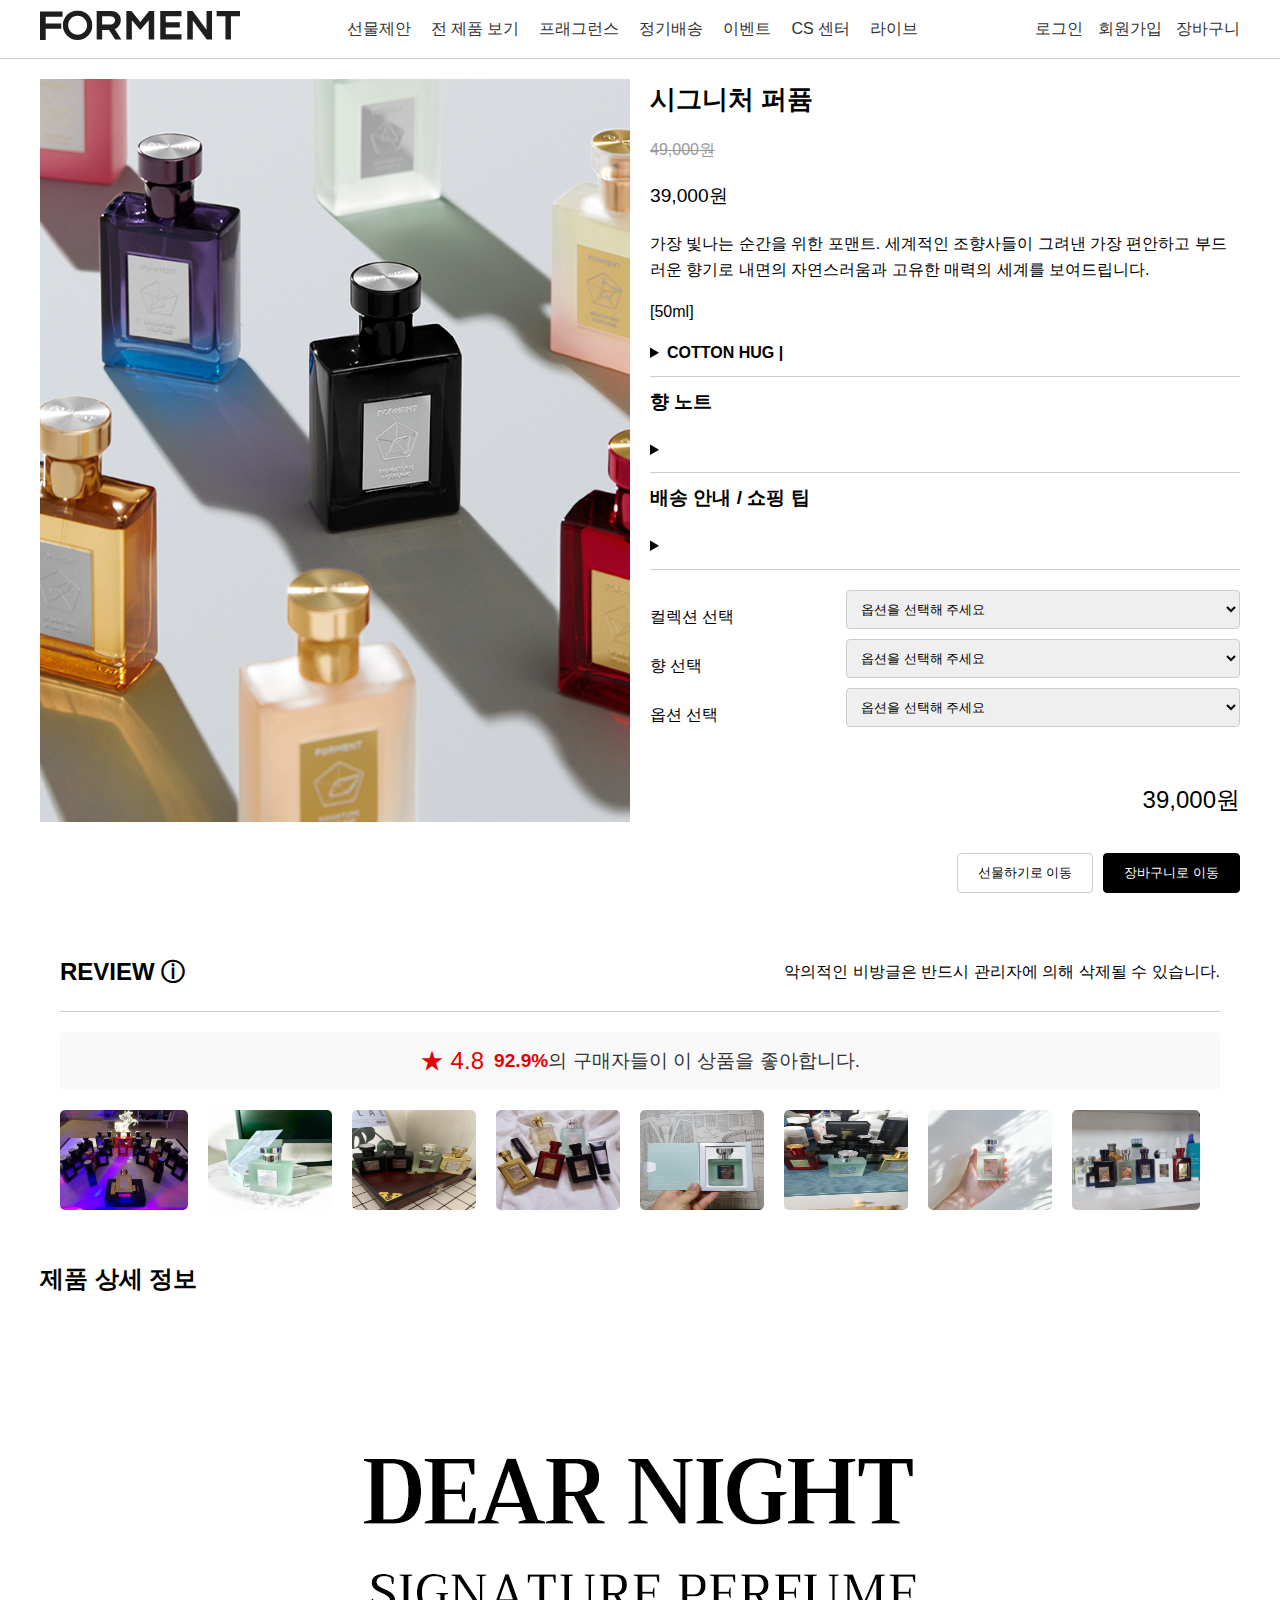
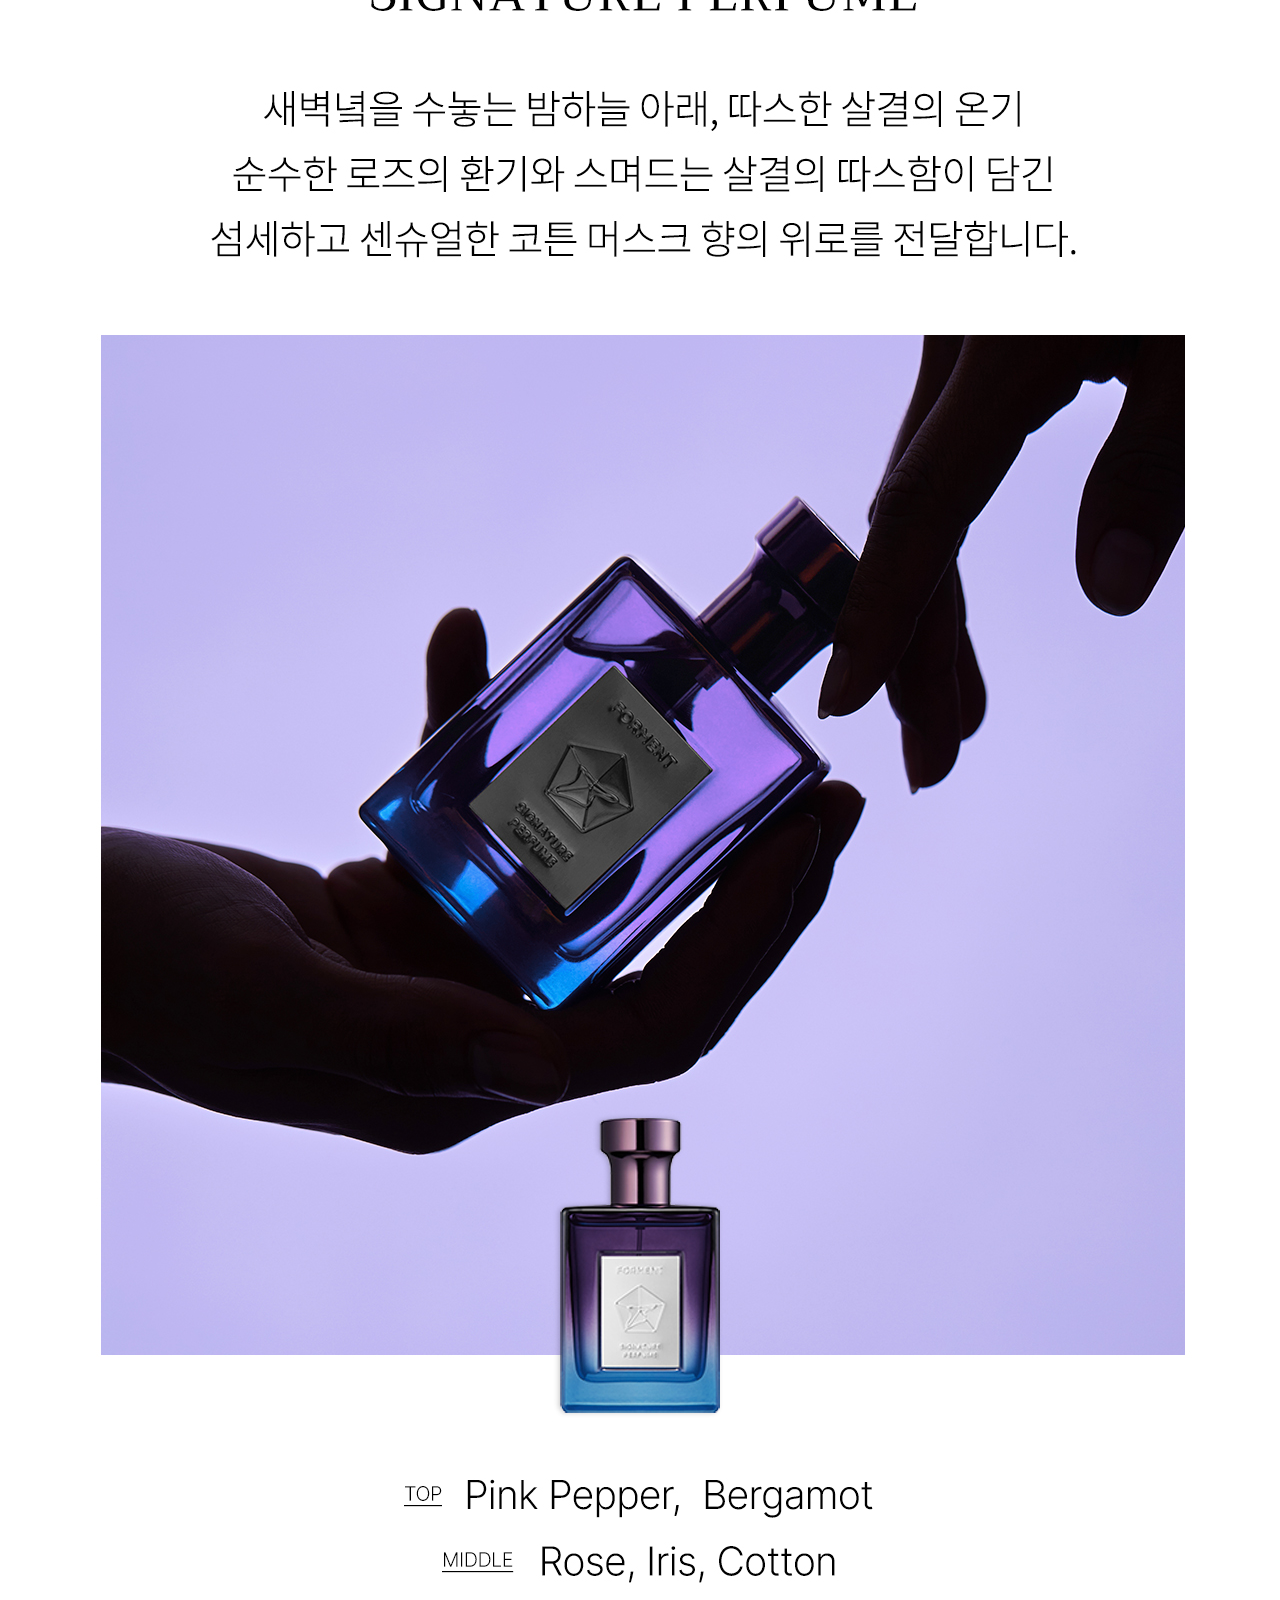
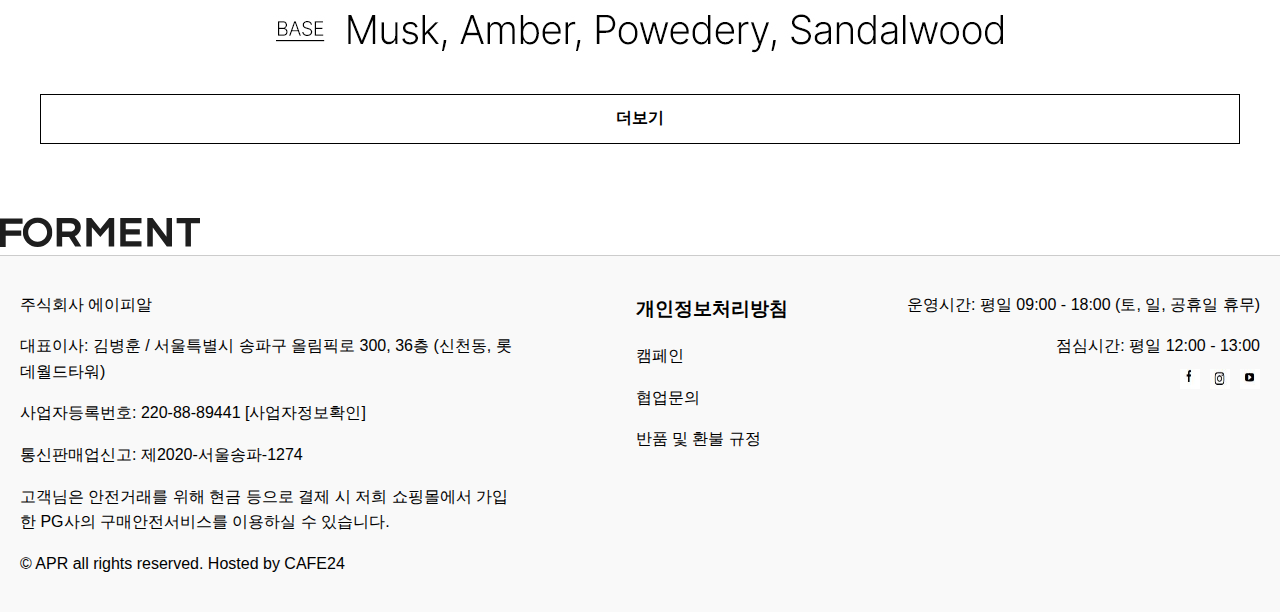
<file: index.html>
<!DOCTYPE html>
<html lang="ko">

<head>
    <meta charset="UTF-8">
    <meta name="viewport" content="width=device-width, initial-scale=1.0">
    <title>Forment</title>
    <script src="https://code.jquery.com/jquery-3.6.0.min.js"></script>
    <link rel="stylesheet" href="styles.css">
</head>

<body>
    <header>
        <nav>
            <div class="logo">
                <img src="logo_forment.svg" alt="Forment 로고">
            </div>
            <ul class="nav-links">
                <li><a href="#">선물제안</a></li>
                <li><a href="#">전 제품 보기</a></li>
                <li><a href="#">프래그런스</a></li>
                <li><a href="#">정기배송</a></li>
                <li><a href="#">이벤트</a></li>
                <li><a href="#">CS 센터</a></li>
                <li><a href="#">라이브</a></li>
            </ul>
            <div class="user-options">
                <a href="#">로그인</a>
                <a href="#">회원가입</a>
                <a href="#">장바구니</a>
            </div>
        </nav>
    </header>
    <main>
        <section class="product-display">
            <div class="product-image">
                <img src="main1.png" alt="Forment Perfumes">
            </div>
            <div class="product-details">
                <h1>시그니처 퍼퓸</h1>
                <p class="original-price">49,000원</p>
                <p class="discounted-price">39,000원</p>
                <p>가장 빛나는 순간을 위한 포맨트. 세계적인 조향사들이 그려낸 가장 편안하고 부드러운 향기로 내면의 자연스러움과 고유한 매력의 세계를 보여드립니다.</p>
                <p>[50ml]</p>
                <details>
                    <summary><b>COTTON HUG | </b></summary>
                        <br>끌어안고 싶은 포근함, 공기 중에 퍼지는 뮤게의 깨끗함과 머스크의 부드러움.
                        <br>COTTON KISS |
                        <br>키스를 부르는 섹시함, 은은한 포근함 속 우디와 머스크의 조화.
                        <br>COTTON SUCCESS |
                        <br>새로운 시대를 여는 성공, 생자몽의 상쾌함과 코튼머스크의 부드러움.
                        <br>COTTON MEMORY |
                        <br>코랄 빛으로 물드는 설렘의 기억, 플로럴무드 속 살결같은 파우더리 향.
                        <br>COTTON BREEZE |
                        <br>향기가 실린 바람과 우연의 시작, 그늘 밑 불어오는 산들바람의 향.
                        <br>COTTON DEAR NIGHT |
                        <br>온기가 주는 포근한 위로, 핑크페퍼와 로즈의 환기가 담긴 센슈얼한 머스크 향.
                        <br>COTTON DELIGHT BOUQUET |
                        <br>생기 가득한 꽃내음이 주는 환희, 로즈와 프리지아 꽃잎이 내뿜는 향기.
                        <br>VELVET HUG |
                        <br>무의식 속 이끌린 시선에 남겨진 향, 이윽고 부드럽게 스며든 심장소리.
                        <br>COTTON BATH |
                        <br>방해할 수 없는 원초적인 공간에서 내뿜는 기분 좋은 순수함.
                        <br>COTTON 366H |
                        <br>존재하지 않는 날의 판타지
                        <br>SANTAL RAIN |
                        <br>젖은 대지 위 깊은 나무 내음의 역동적인 고요함.
                        <br>FIG NOIR |
                        <br>탐스럽게 익은 무화과 열매의 달콤함.
                        <br>BASIL TERRACE |
                        <br>싱그러운 유자 열매와 생기 넘치는 바질 잎이 주는 경쾌함.
                    </p>
                </details>
                <hr>
                <p class="section-header">향 노트</p>
                <details><summary></summary><p>상세페이지 참고</p></details>
                <hr>
                <p class="section-header">배송 안내 / 쇼핑 팁</p>
                <details><summary></summary>
                <p>배송비: 3000원 (50,000원 이상 구매 시 무료)</p>
                <p>평일 16시 이전 결제 완료시 당일출고</P>
                <p>(주문량 폭주시 출고가 지연될 수 있습니다.)</p></details>
                <hr>
                <form>
                    <div class="form-row">
                    <label for="collection">컬렉션 선택</label>
                            <select id="collection" name="collection">
                                <option value="1">옵션을 선택해 주세요</option>
                                <option value="2">코튼컬렉션</option>
                                <option value="3">내추럴컬렉션</option>
                                <option value="4">레이어링 추천</option>
                            </select>
                        </div>
                        <div class="form-row">
                            <label for="scent">향 선택</label>
                            <select id="scent" name="scent">
                                <option value="1">옵션을 선택해 주세요</option>
                                <option value="2">바질테라스</option>
                                <option value="3">피그누아</option>
                                <option value="4">상탈레인</option>
                            </select>
                        </div>
                        <div class="form-row">
                            <label for="options">옵션 선택</label>
                            <select id="options" name="options">
                                <option value="1">옵션을 선택해 주세요</option>
                                <option value="2">선물포장</option>
                                <option value="3">선택안함</option>
                            </select>
                        </div>
                    </form>
                    <div class="price-info">
                        <p class="total-price">39,000원 </p>
                </div>
                <div class="action-buttons">
                    <button type="button" class="gift-button">선물하기로 이동</button>
                    <button type="button" class="cart-button">장바구니로 이동</button>
                </div>
            </div>
        </section>

        <!-- 리뷰 섹션 추가 -->
        <section class="review-section">
            <div class="review-header">
                <h2>REVIEW <span class="info-icon">ⓘ</span></h2>
                <p>악의적인 비방글은 반드시 관리자에 의해 삭제될 수 있습니다.</p>
            </div>
            <div class="review-summary">
                <span class="review-score">★ 4.8</span>
                <span class="review-percentage"><span class="highlight">92.9%</span>의 구매자들이 이 상품을 좋아합니다.</span>
            </div>
            <div class="review-images">
                <img src="reviwe1.jpg" alt="리뷰 이미지 1" class="reviweimage-box">
                <img src="reviwe2.jpg" alt="리뷰 이미지 2" class="reviweimage-box">
                <img src="reviwe3.jpg" alt="리뷰 이미지 3" class="reviweimage-box">
                <img src="reviwe4.jpg" alt="리뷰 이미지 4" class="reviweimage-box">
                <img src="reviwe5.jpg" alt="리뷰 이미지 5" class="reviweimage-box">
                <img src="reviwe6.jpg" alt="리뷰 이미지 6" class="reviweimage-box">
                <img src="reviwe7.jpg" alt="리뷰 이미지 7" class="reviweimage-box">
                <img src="reviwe8.jpg" alt="리뷰 이미지 8" class="reviweimage-box">
        </section>

        <!-- 상세페이지 섹션 추가 -->
        <section class="detail-section">
            <div class="detail-header">
                <h2>제품 상세 정보</h2>
                <img src="detail1.jpg" alt="상세페이지1" class="detail-image">
                <button class="see-button">더보기</button>
                <button class="hide-button">가리기</button>
                <img src="detail2.jpg" alt="상세페이지2" class="detail-image">
                <img src="detail3.jpg" alt="상세페이지3" class="detail-image">
            </div>
        </section>
    </main>

    <!-- 풋터 추가 -->
    <footer>
        <div class="logo">
            <img src="logo_forment.svg" alt="Forment 로고">
            <div class="footer-content">
                <div class="footer-left">
                    <p>주식회사 에이피알</p>
                    <p>대표이사: 김병훈 / 서울특별시 송파구 올림픽로 300, 36층 (신천동, 롯데월드타워)</p>
                    <p>사업자등록번호: 220-88-89441 [사업자정보확인]</p>
                    <p>통신판매업신고: 제2020-서울송파-1274</p>
                    <p>고객님은 안전거래를 위해 현금 등으로 결제 시 저희 쇼핑몰에서 가입한 PG사의 구매안전서비스를 이용하실 수 있습니다.</p>
                    <p>© APR all rights reserved. Hosted by CAFE24</p>
                </div>
                <div class="footer-center">
                    <h3>개인정보처리방침</h3>
                    <p>캠페인</p>
                    <p>협업문의</p>
                    <p>반품 및 환불 규정</p>
                </div>
                <div class="footer-right">
                    <p>운영시간: 평일 09:00 - 18:00 (토, 일, 공휴일 휴무)</p>
                    <p>점심시간: 평일 12:00 - 13:00</p>
                    <div class="footer-social">
                        <a href="https://www.facebook.com"target="_blank"><img src="facebook.JPG" alt="Facebook"></a>
                        <a href="https://www.instagram.com"target="_blank"><img src="instagram.JPG" alt="Instagram"></a>
                        <a href="https://www.youtube.com"target="_blank"><img src="youtube.JPG" alt="YouTube"></a>
                </div>
            </div>
        </div>
    </footer>
    <script>
        $(document).ready((function () {    //페이지 로드후 벌어지는 이벤트
            $(".detail-image").slice(1, 3).hide(); //class가 detail-image인 image를 1~3번째까지 숨김.
            $(".hide-button").hide();             //페이지가 로드후 hide-button을 숨김
            $(".see-button").click(function (e) { // class가 see-button인 요소를 클릭하면 실행되는 이벤트
                $(".detail-image").slice(0, 3).show(); //class가 detail-image인 image를 0~3번째까지 보이게 해준다.
                if ($(".detail-image:hidden").length == 0) { //class가 detail-image인 안보이는 이미지의 길이가 0일경우
                    $(".hide-button").show();    //button class가 hide-button인 버튼을 보이게해준다.
                    $(".see-button").hide();     //button class가 see-button인 버튼을 안보이게해준다.
                }

            });

            $(".hide-button").click(function (e) {       // class가 hide-button인 요소를 클릭하면 실행되는 이벤트
                $(".detail-image").slice(1, 3).hide();  //class가 detail-image인 image를 1~3번째까지 안보이게 해준다.
                $(".see-button").show();                //button class가 see-button인 버튼을 보이게 해준다.
                $(".hide-button").hide();                //button class가 hide-button인 버튼을 안보이게해준다.
            });
        }));
    </script>
</body>

</html>
</file>
<file: styles.css>
body {
  font-family: Arial, sans-serif;
  margin: 0;
  padding: 0;
  line-height: 1.6;
}

header {
  background: #fff;
  border-bottom: 1px solid #ccc;
  padding: 10px 20px;
}

nav {
  display: flex;
  justify-content: space-between;
  align-items: center;
  max-width: 1200px;
  margin: 0 auto;
}

.logo img {
  height: 30px;
}

.nav-links {
  list-style: none;
  display: flex;
  margin: 0;
  padding: 0;
}

.nav-links li {
  margin: 0 10px;
}

.nav-links li a {
  text-decoration: none;
  color: #333;
}

.user-options a {
  margin-left: 10px;
  text-decoration: none;
  color: #333;
}

main {
  max-width: 1200px;
  margin: 20px auto;
  padding: 0 20px;
}

.product-display {
  display: flex;
  flex-wrap: wrap;
  gap: 20px;
}

.product-image {
  flex: 1;
  max-width: 50%;
}

.product-image img {
  width: 100%;
  height: auto;
}

.product-details {
  flex: 1;
  max-width: 50%;
}

.product-details h1 {
  font-size: 1.6em;
  margin-top: 0;
}

.product-details .original-price {
  font-size: 1em;
  color: #999;
  text-decoration: line-through;
}

.product-details .discounted-price {
  font-size: 1.2em;
  color: #000000;
}

.product-details p {
  line-height: 1.6;
}

.product-details strong {
  display: block;
  margin-top: 10px;
  font-weight: bold;
}

hr {
  border: 0;
  border-top: 1px solid #ccc;
  margin: 10px 0;
}

.section-header {
  font-size: 1.2em;
  font-weight: bold;
  margin-top: 10px;
}

form {
  display: flex;
  flex-direction: column;
  margin-top: 20px;
}

form label {
  margin: 10px 0 5px;
}

form select {
  padding: 10px;
  margin-bottom: 10px;
  border: 1px solid #ccc;
  border-radius: 4px;
}

.form-row {
  display: flex;
  justify-content: space-between;
  align-items: center;
}

.form-row label {
  flex: 1;
}

.form-row select {
  flex: 2;
  margin-left: 10px;
}

.price-info {
  display: flex;
  justify-content: flex-end;
  align-items: center;
  margin-top: 20px;
}

.price-info .total-price {
  font-size: 1.5em;
  color: #000;
}

.action-buttons {
  display: flex;
  justify-content: flex-end;
  gap: 10px;
  margin-top: 10px;
}

.action-buttons button {
  padding: 10px 20px;
  border: 1px solid #000;
  border-radius: 4px;
  cursor: pointer;
}

.action-buttons .gift-button {
  background-color: #fff;
  color: #000;
  border: 1px solid #ccc;
}

.action-buttons .cart-button {
  background-color: #000;
  color: #fff;
  border: 1px solid #000;
}


.review-section {
  max-width: 1200px;
  margin: 50px auto;
  padding: 0 20px;
}

.review-header {
  display: flex;
  justify-content: space-between;
  align-items: center;
  border-bottom: 1px solid #ccc;
  padding-bottom: 10px;
  margin-bottom: 20px;
}

.review-header h2 {
  font-size: 1.5em;
  margin: 0;
}

.review-summary {
  display: flex;
  justify-content: center;
  align-items: center;
  background: #f9f9f9;
  padding: 10px;
  border-radius: 5px;
  margin-bottom: 20px;
}

.review-score {
  font-size: 1.5em;
  color: #e60000;
  margin-right: 10px;
}

.review-percentage {
  font-size: 1.2em;
  color: #333;
}

.highlight {
  color: #e60000;
  font-weight: bold;
}

.review-images {
  display: flex;
  justify-content: space-between;
  margin-bottom: 20px;
}

.reviweimage-box {
  width: 11%;
  height: 100px;
  padding-top: 0%;
  background: #ccc;
  border-radius: 5px;
  margin-right: 20px; /* 이미지 간격을 20px 추가 */
}

.image-box:last-child {
  margin-right: 0; /* 마지막 이미지에 오른쪽 마진 제거 */
}


.detail-box {
  width: 100%;
  padding-top: 56.25%; /* 16:9 aspect ratio */
  background: #ccc;
  border-radius: 5px;
}

/*See button */
.detail-header {
  position: relative;
}



.see-button {
  position: absolute;
  background-color: transparent;
  width: 100%;
  height: 50px;
  border: 0.3px solid black;
  bottom: 2.5%;
  left: 0%;
  font-size: 16px;
  font-weight: bold;
}

.hide-button {
  position: absolute;
  background-color: transparent;
  width: 100%;
  height: 50px;
  border: 0.3px solid black;
  bottom: 0%;
  left: 0%;
  font-size: 16px;
  font-weight: bold;
}

.footer-content {
  display: flex;
  justify-content: space-between;
  align-items: flex-start;
  padding: 20px;
  background: #f9f9f9;
  border-top: 1px solid #ccc;
}

.footer-left {
  max-width: 40%;
}

.footer-left h3 {
  font-size: 1.5em;
  margin-bottom: 10px;
}

.footer-center, .footer-right {
  max-width: 30%;
}

.footer-center {
  text-align: left; /* 중앙 텍스트를 좌측 정렬 */
}

.footer-right {
  text-align: right;
}

.footer-right p {
  margin-bottom: 5px;
}

.footer-social {
  display: flex;
  justify-content: flex-end;
  align-items: center;
  margin-top: 10px;
}

.footer-social a {
  display: inline-block;
  margin-left: 10px;
}

.footer-social img {
  height: 20px;
  width: 20px;
}

@media (max-width: 768px) {
  .product-display {
      flex-direction: column;
  }
  .product-image, .product-details {
      max-width: 100%;
  }
  .price-info {
      flex-direction: column;
      align-items: flex-start;
  }
  .action-buttons {
      flex-direction: column;
      align-items: flex-start;
  }
  .footer-content {
      flex-direction: column;
      align-items: flex-start;
  }
  .footer-left, .footer-center, .footer-right {
      max-width: 100%;
      text-align: left;
  }
</file>
